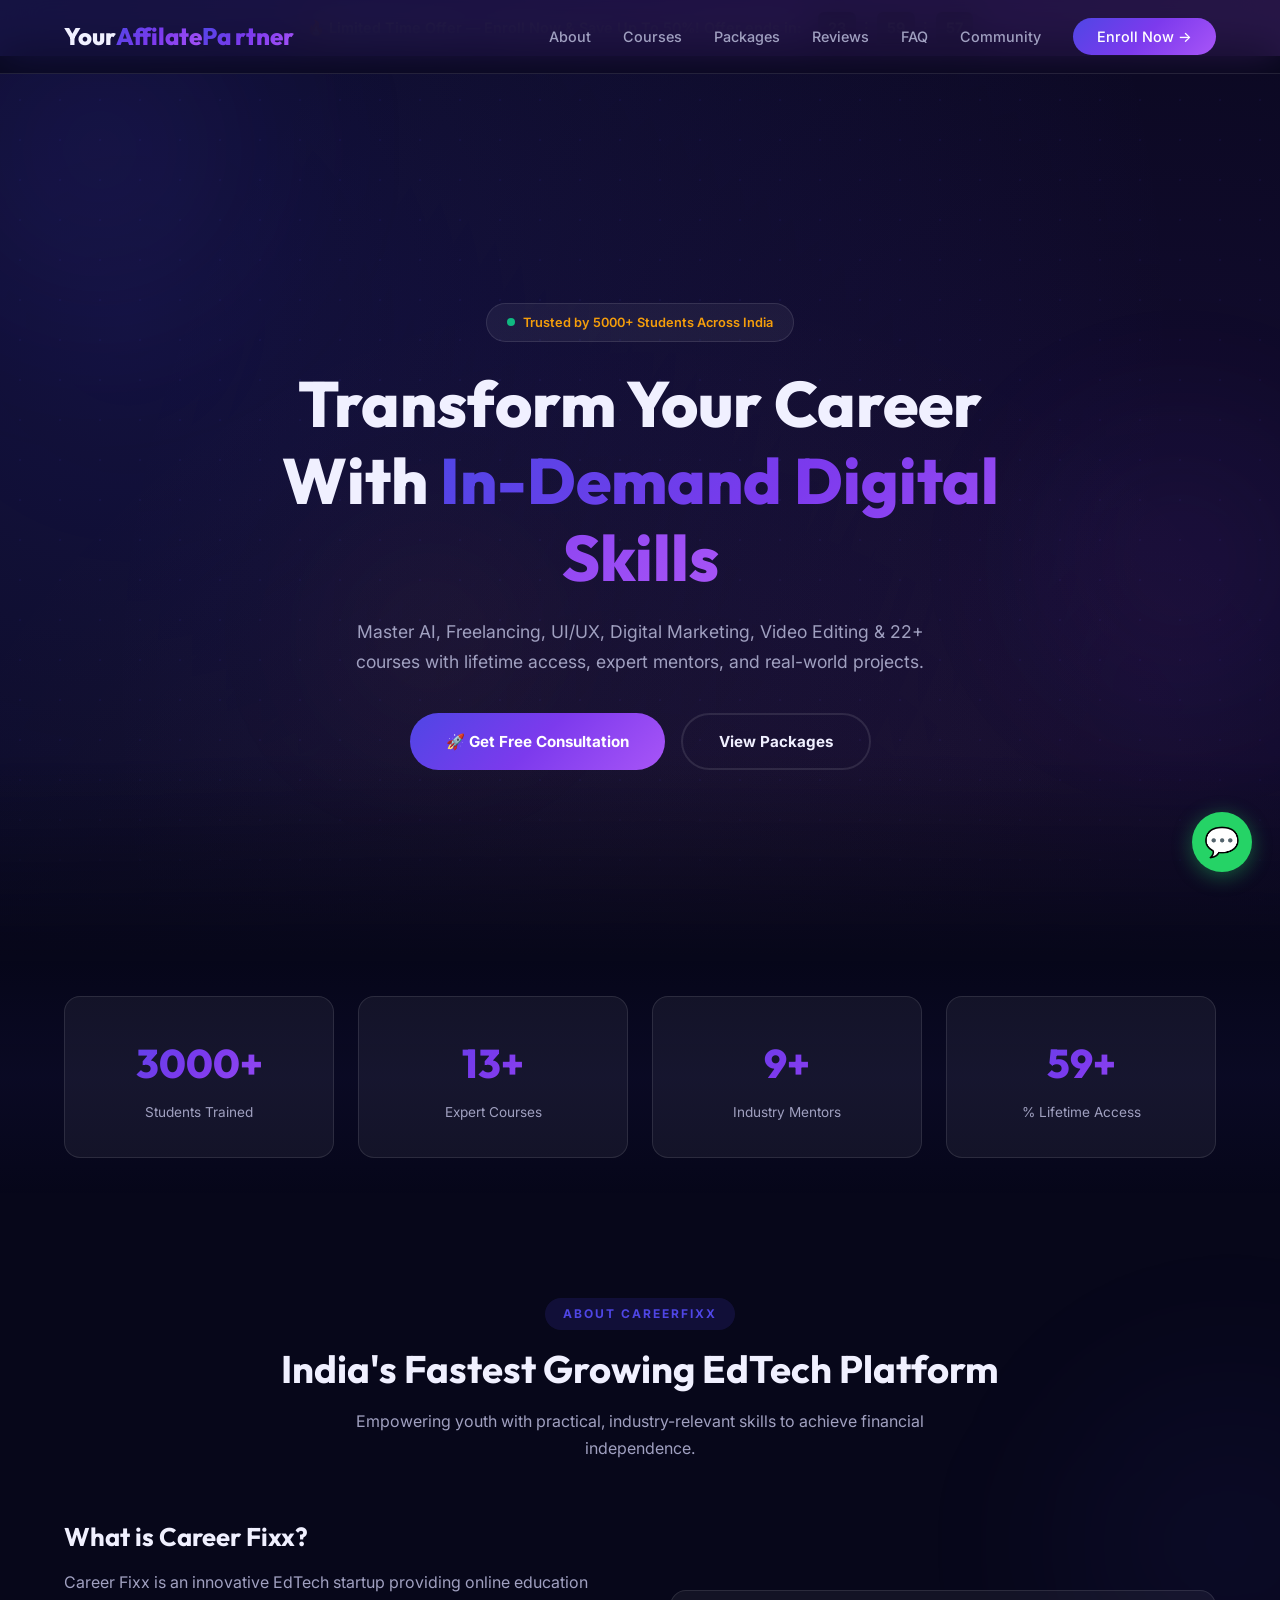
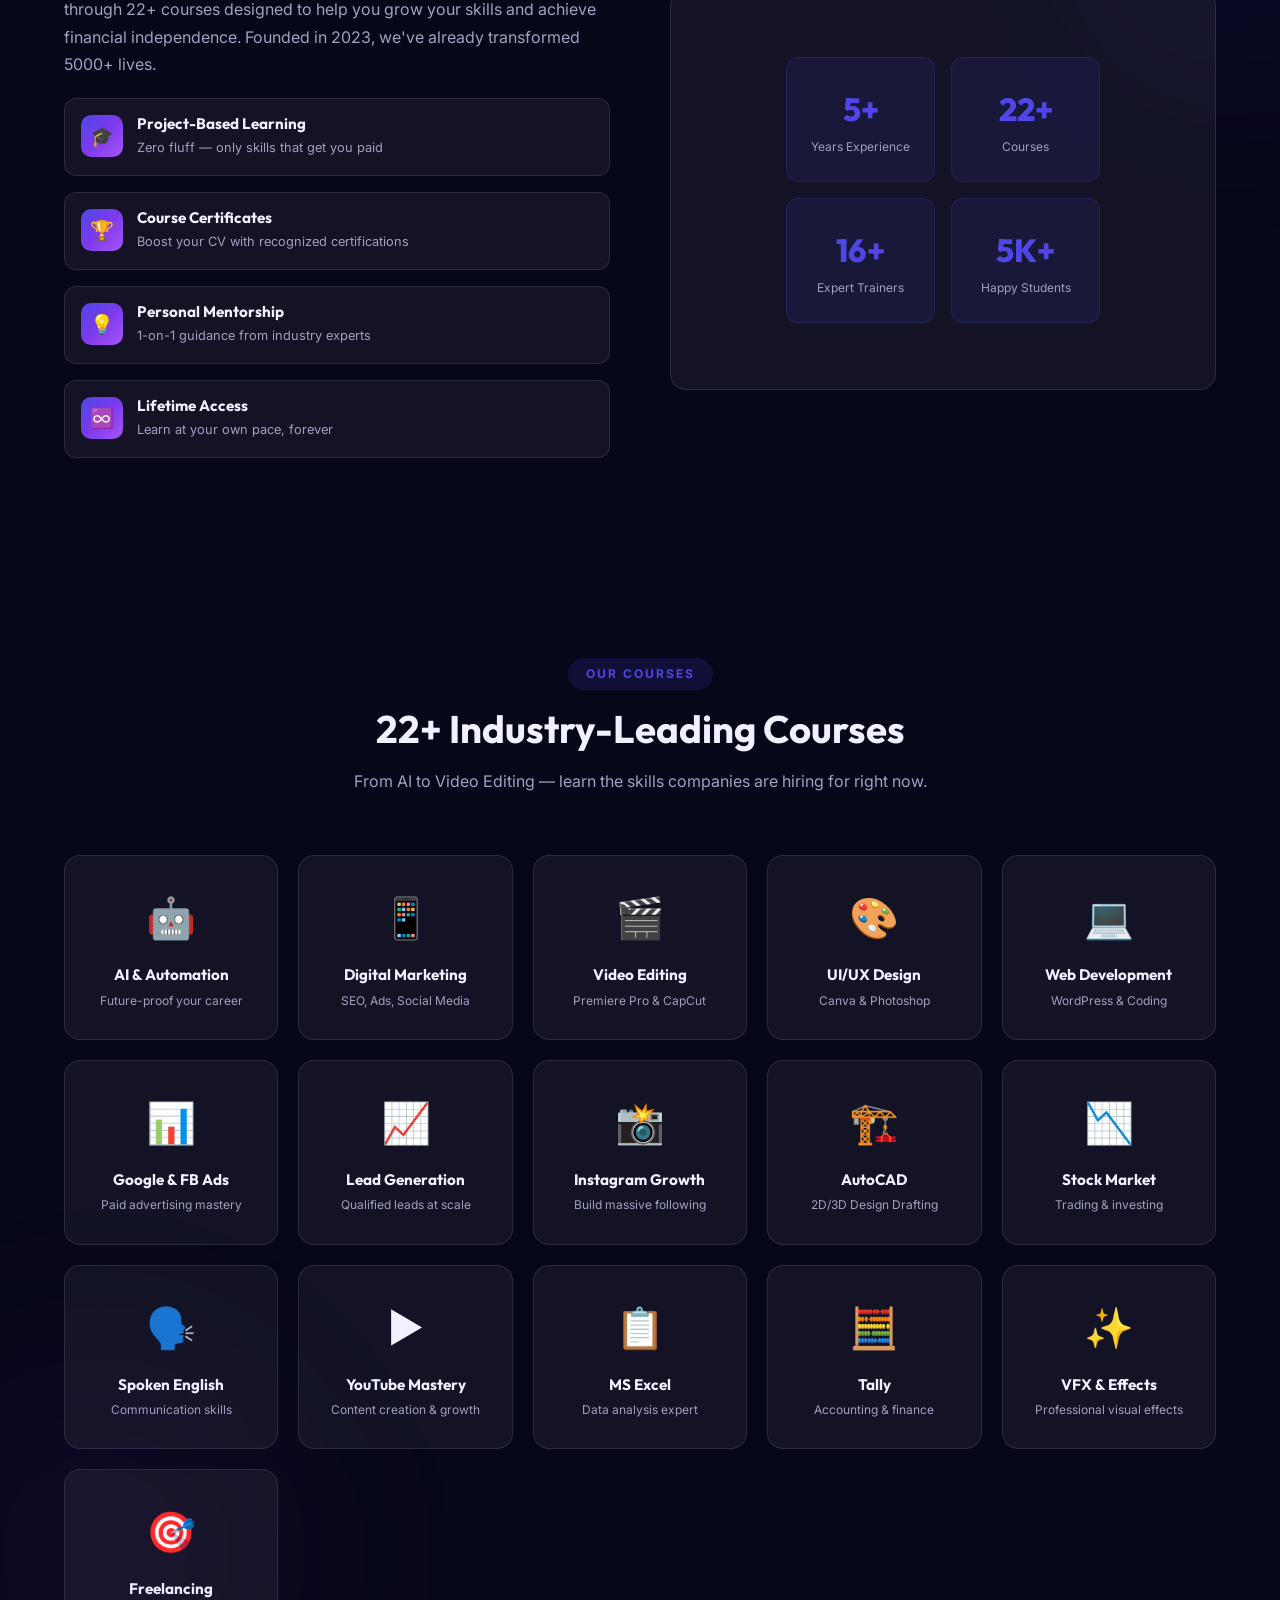
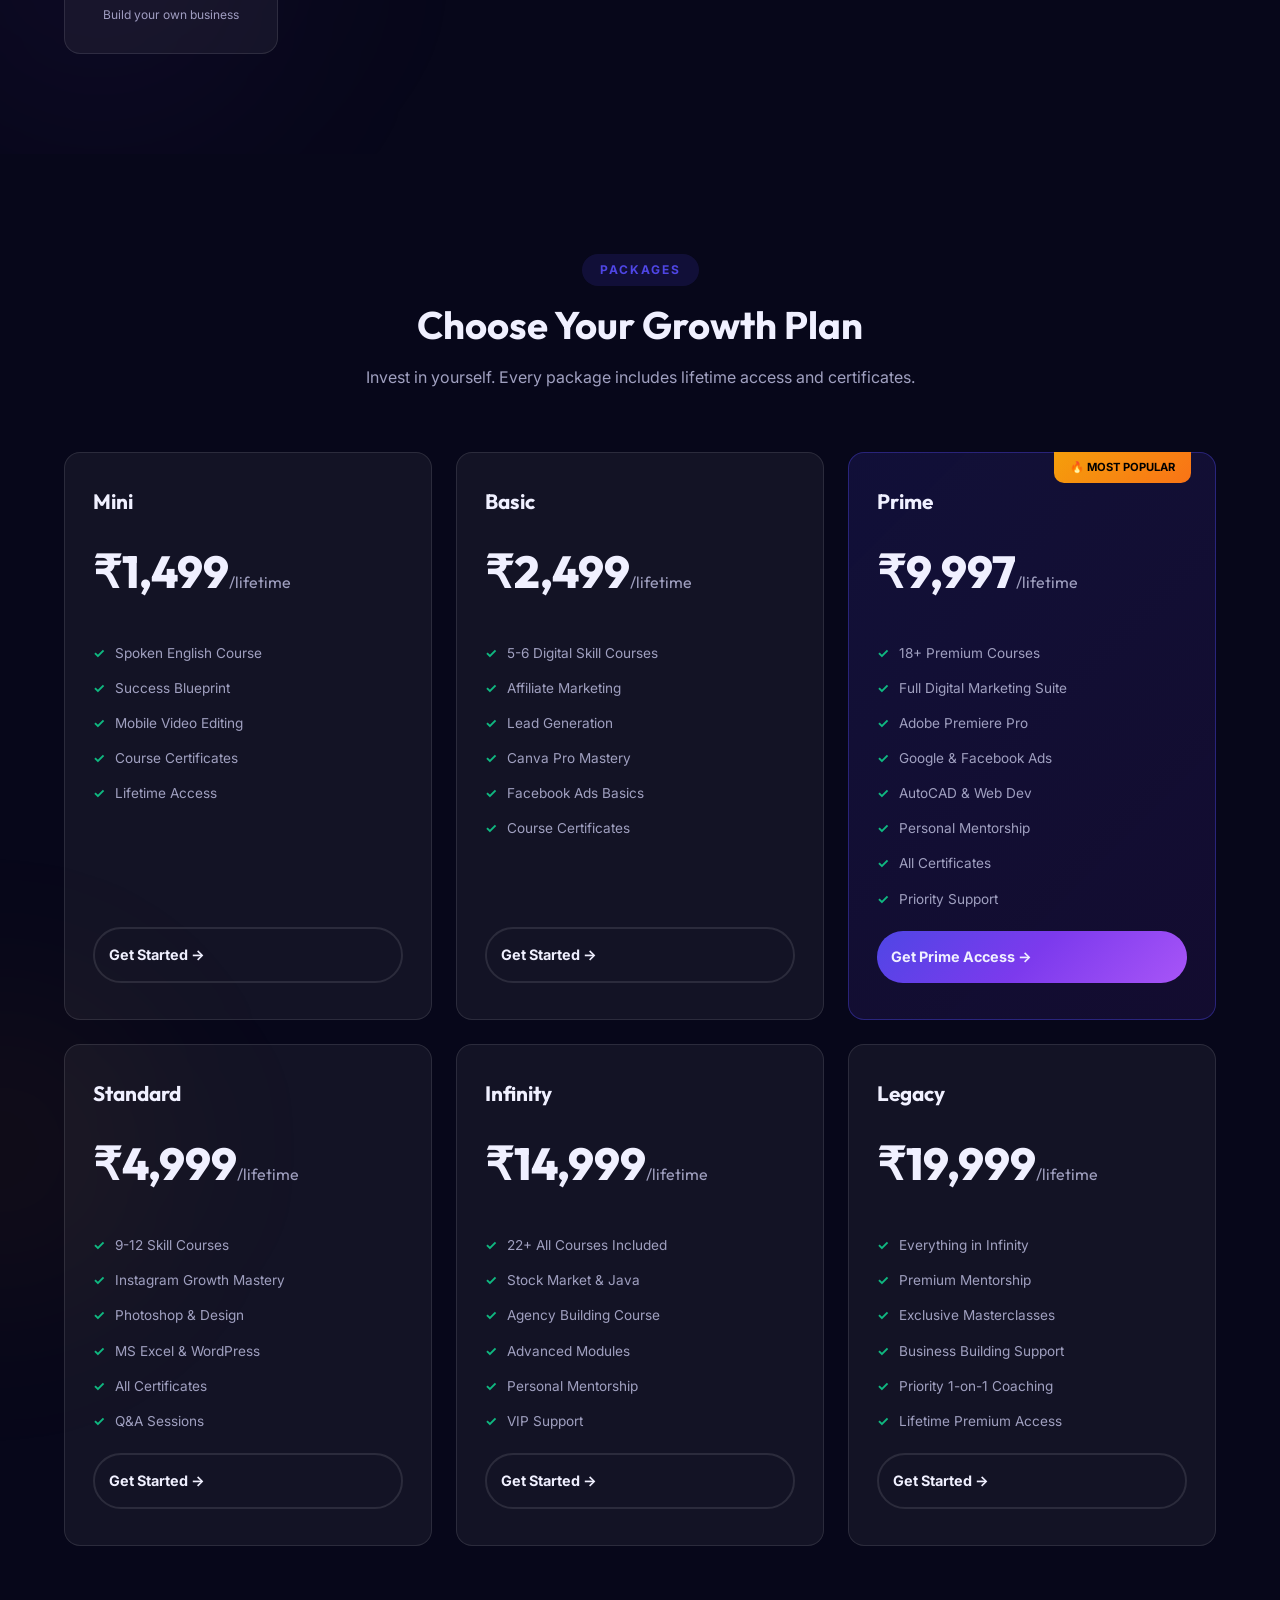
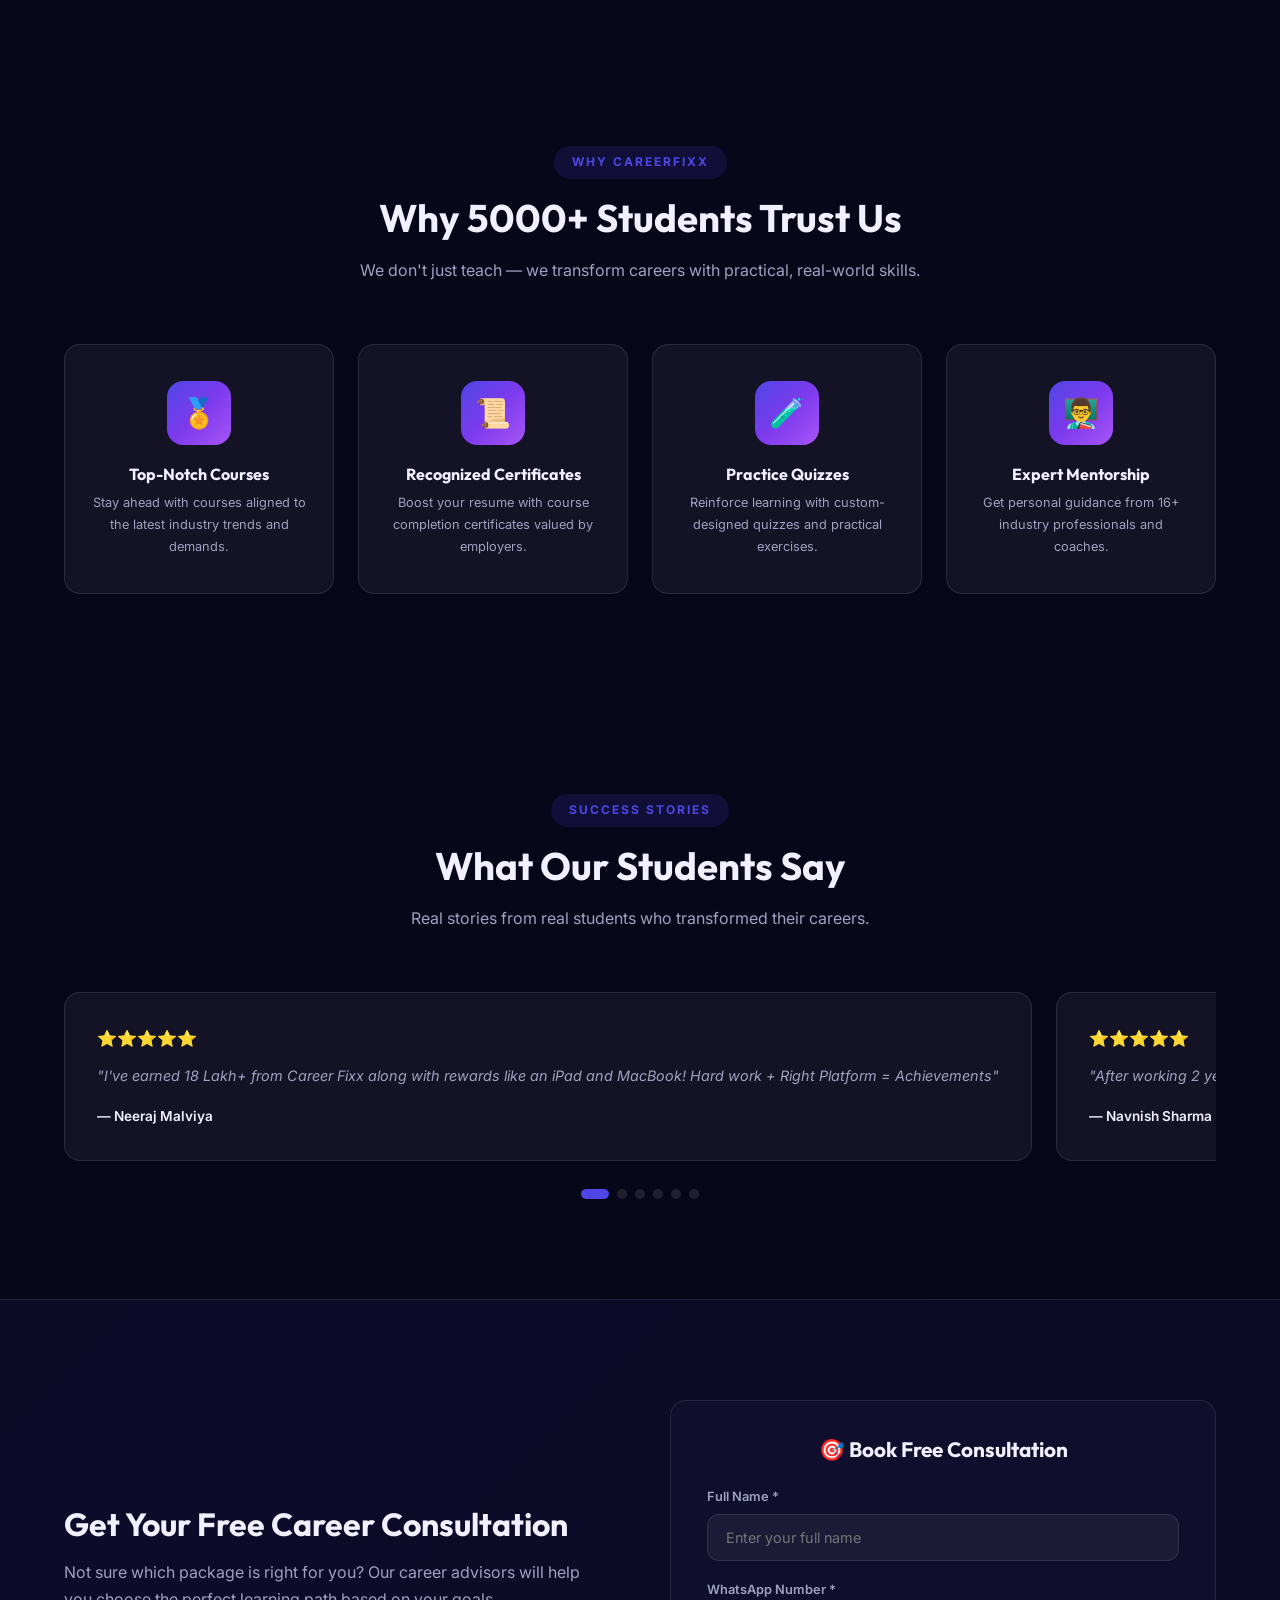
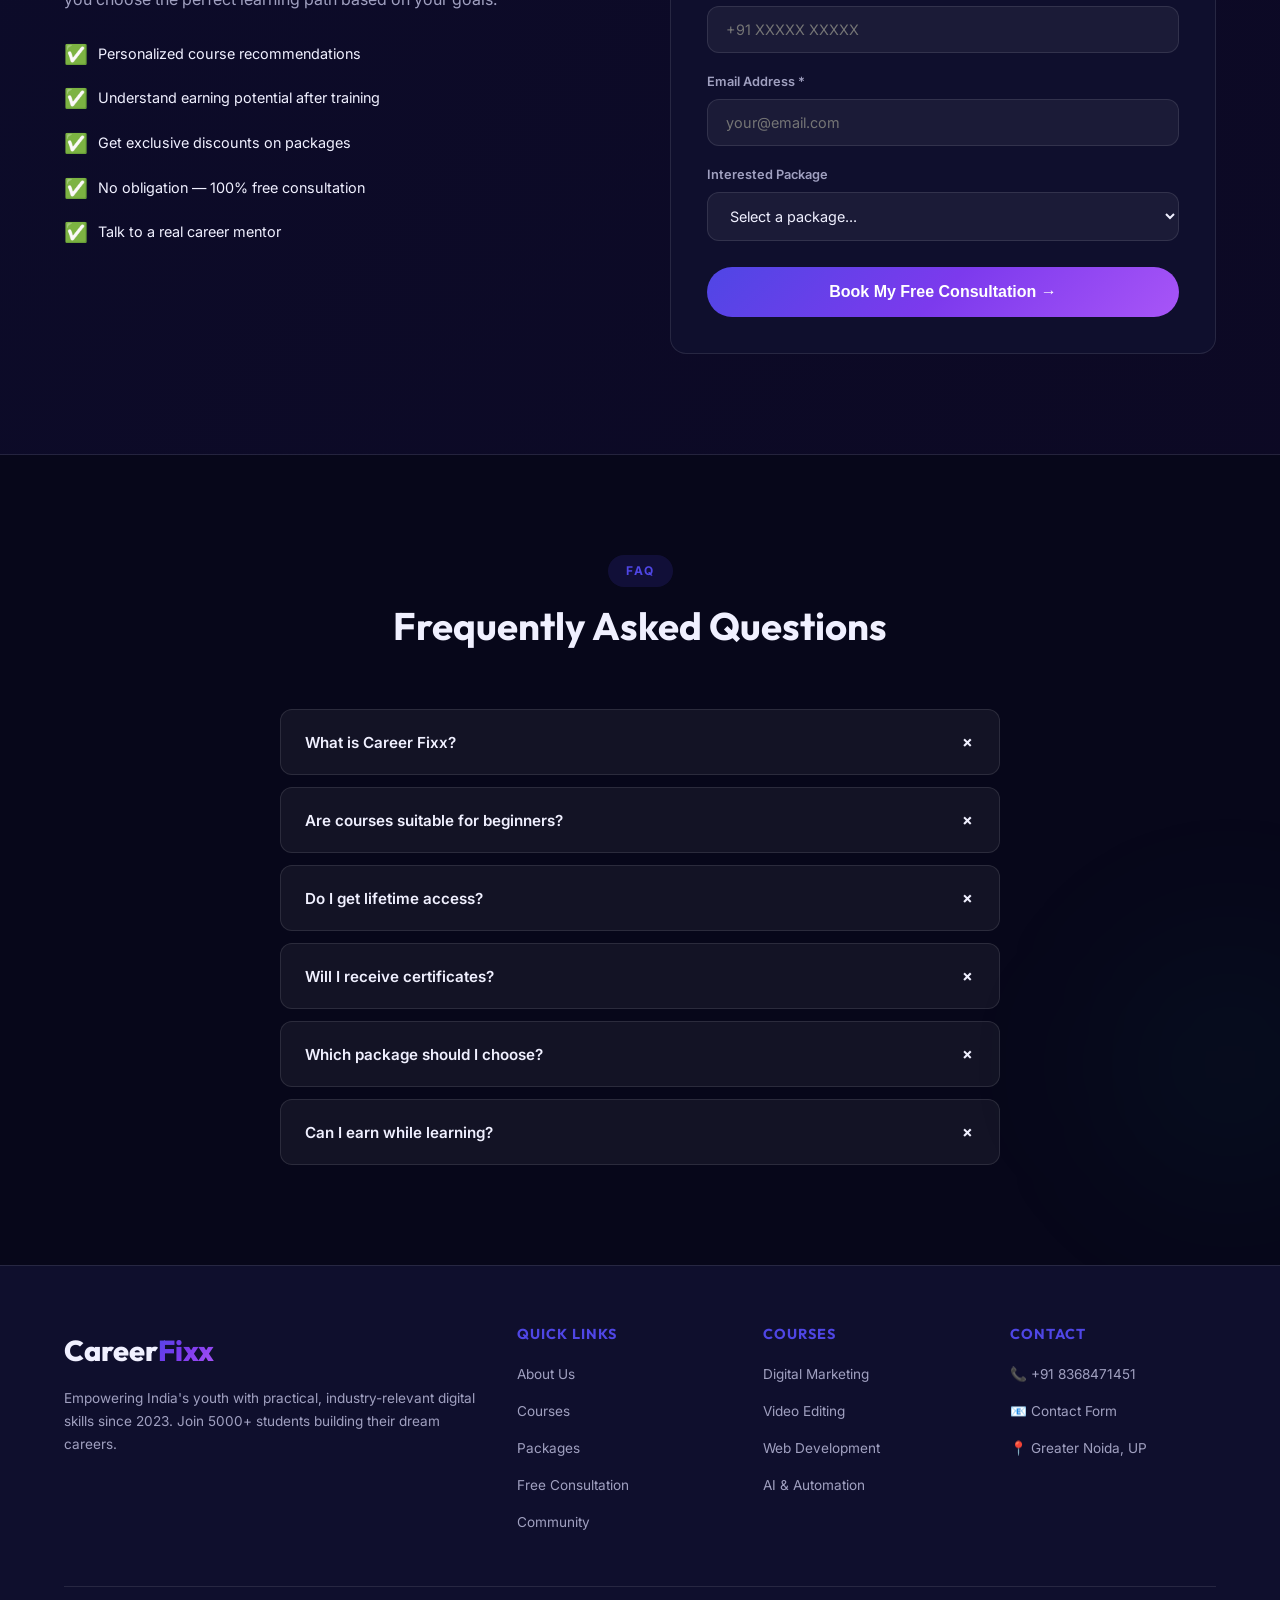
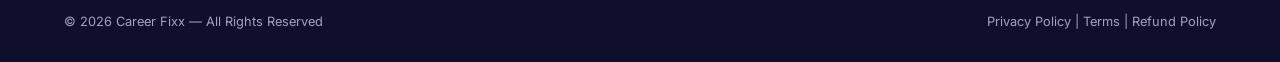
<file: index.html>
<!DOCTYPE html>
<html lang="en">
<head>
  <meta charset="UTF-8">
  <meta name="viewport" content="width=device-width, initial-scale=1.0">
  <meta name="description" content="Master AI, Freelancing, Digital Marketing & 22+ in-demand skills with CareerFixx. Lifetime access, expert mentors, certificates. Start your career transformation today.">
  <title>Career Fixx — Master In-Demand Digital Skills & Build Your Future</title>
  <link rel="stylesheet" href="style.css">
</head>
<body>

<!-- Background Orbs -->
<div class="bg-orb bg-orb--1"></div>
<div class="bg-orb bg-orb--2"></div>
<div class="bg-orb bg-orb--3"></div>

<!-- Countdown Bar -->
<div class="countdown-bar" id="countdownBar">
  <div class="container">
    <p>🔥 Limited Time Offer — Enroll Now & Save Up To 50%! Offer ends in:
      <span class="timer"><span id="hours">23</span>:<span id="mins">59</span>:<span id="secs">59</span></span>
    </p>
  </div>
</div>

<!-- Navbar -->
<nav class="navbar" id="navbar">
  <div class="nav-inner">
    <a href="#" class="nav-logo">Your<span>Affilate</span><span>Pa
      rtner</span></a>
    <ul class="nav-links" id="navLinks">
      <li><a href="#about">About</a></li>
      <li><a href="#courses">Courses</a></li>
      <li><a href="#pricing">Packages</a></li>
      <li><a href="#testimonials">Reviews</a></li>
      <li><a href="#faq">FAQ</a></li>
      <li><a href="community.html">Community</a></li>
      <li><a href="https://docs.google.com/forms/d/e/1FAIpQLSdzvCKVojXVi3o55bzMjWxKmPmZy6to6GdIZOSanuWAtL7l-Q/viewform?usp=header" target="_blank" class="nav-cta">Enroll Now →</a></li>
    </ul>
    <button class="hamburger" id="hamburger" aria-label="Menu">
      <span></span><span></span><span></span>
    </button>
  </div>
</nav>

<!-- Hero -->
<section class="hero" id="hero">
  <div class="hero-content">
    <div class="hero-badge"><span class="dot"></span> Trusted by 5000+ Students Across India</div>
    <h1>Transform Your Career With <span class="gradient-text">In-Demand Digital Skills</span></h1>
    <p>Master AI, Freelancing, UI/UX, Digital Marketing, Video Editing & 22+ courses with lifetime access, expert mentors, and real-world projects.</p>
    <div class="hero-btns">
      <a href="https://docs.google.com/forms/d/e/1FAIpQLSdzvCKVojXVi3o55bzMjWxKmPmZy6to6GdIZOSanuWAtL7l-Q/viewform?usp=header" target="_blank" class="btn-primary">🚀 Get Free Consultation</a>
      <a href="#pricing" class="btn-secondary">View Packages</a>
    </div>
  </div>
</section>

<!-- Stats -->
<section class="stats">
  <div class="container">
    <div class="stats-grid">
      <div class="stat-card reveal"><div class="stat-number" data-target="5000">0</div><div class="stat-label">Students Trained</div></div>
      <div class="stat-card reveal"><div class="stat-number" data-target="22">0</div><div class="stat-label">Expert Courses</div></div>
      <div class="stat-card reveal"><div class="stat-number" data-target="16">0</div><div class="stat-label">Industry Mentors</div></div>
      <div class="stat-card reveal"><div class="stat-number" data-target="100">0</div><div class="stat-label">% Lifetime Access</div></div>
    </div>
  </div>
</section>

<!-- About -->
<section class="section" id="about">
  <div class="container">
    <div class="section-header reveal">
      <span class="tag">About CareerFixx</span>
      <h2>India's Fastest Growing EdTech Platform</h2>
      <p>Empowering youth with practical, industry-relevant skills to achieve financial independence.</p>
    </div>
    <div class="about-grid">
      <div class="about-text reveal">
        <h3>What is Career Fixx?</h3>
        <p>Career Fixx is an innovative EdTech startup providing online education through 22+ courses designed to help you grow your skills and achieve financial independence. Founded in 2023, we've already transformed 5000+ lives.</p>
        <div class="about-features">
          <div class="about-feature">
            <div class="icon">🎓</div>
            <div><h4>Project-Based Learning</h4><p>Zero fluff — only skills that get you paid</p></div>
          </div>
          <div class="about-feature">
            <div class="icon">🏆</div>
            <div><h4>Course Certificates</h4><p>Boost your CV with recognized certifications</p></div>
          </div>
          <div class="about-feature">
            <div class="icon">💡</div>
            <div><h4>Personal Mentorship</h4><p>1-on-1 guidance from industry experts</p></div>
          </div>
          <div class="about-feature">
            <div class="icon">♾️</div>
            <div><h4>Lifetime Access</h4><p>Learn at your own pace, forever</p></div>
          </div>
        </div>
      </div>
      <div class="about-visual reveal">
        <div class="about-visual-inner">
          <div class="about-stat-card"><div class="num">5+</div><div class="lbl">Years Experience</div></div>
          <div class="about-stat-card"><div class="num">22+</div><div class="lbl">Courses</div></div>
          <div class="about-stat-card"><div class="num">16+</div><div class="lbl">Expert Trainers</div></div>
          <div class="about-stat-card"><div class="num">5K+</div><div class="lbl">Happy Students</div></div>
        </div>
      </div>
    </div>
  </div>
</section>

<!-- Courses -->
<section class="section" id="courses">
  <div class="container">
    <div class="section-header reveal">
      <span class="tag">Our Courses</span>
      <h2>22+ Industry-Leading Courses</h2>
      <p>From AI to Video Editing — learn the skills companies are hiring for right now.</p>
    </div>
    <div class="courses-grid">
      <div class="course-card reveal"><div class="course-icon">🤖</div><h4>AI & Automation</h4><p>Future-proof your career</p></div>
      <div class="course-card reveal"><div class="course-icon">📱</div><h4>Digital Marketing</h4><p>SEO, Ads, Social Media</p></div>
      <div class="course-card reveal"><div class="course-icon">🎬</div><h4>Video Editing</h4><p>Premiere Pro & CapCut</p></div>
      <div class="course-card reveal"><div class="course-icon">🎨</div><h4>UI/UX Design</h4><p>Canva & Photoshop</p></div>
      <div class="course-card reveal"><div class="course-icon">💻</div><h4>Web Development</h4><p>WordPress & Coding</p></div>
      <div class="course-card reveal"><div class="course-icon">📊</div><h4>Google & FB Ads</h4><p>Paid advertising mastery</p></div>
      <div class="course-card reveal"><div class="course-icon">📈</div><h4>Lead Generation</h4><p>Qualified leads at scale</p></div>
      <div class="course-card reveal"><div class="course-icon">📸</div><h4>Instagram Growth</h4><p>Build massive following</p></div>
      <div class="course-card reveal"><div class="course-icon">🏗️</div><h4>AutoCAD</h4><p>2D/3D Design Drafting</p></div>
      <div class="course-card reveal"><div class="course-icon">📉</div><h4>Stock Market</h4><p>Trading & investing</p></div>
      <div class="course-card reveal"><div class="course-icon">🗣️</div><h4>Spoken English</h4><p>Communication skills</p></div>
      <div class="course-card reveal"><div class="course-icon">▶️</div><h4>YouTube Mastery</h4><p>Content creation & growth</p></div>
      <div class="course-card reveal"><div class="course-icon">📋</div><h4>MS Excel</h4><p>Data analysis expert</p></div>
      <div class="course-card reveal"><div class="course-icon">🧮</div><h4>Tally</h4><p>Accounting & finance</p></div>
      <div class="course-card reveal"><div class="course-icon">✨</div><h4>VFX & Effects</h4><p>Professional visual effects</p></div>
      <div class="course-card reveal"><div class="course-icon">🎯</div><h4>Freelancing</h4><p>Build your own business</p></div>
    </div>
  </div>
</section>

<!-- Pricing -->
<section class="section" id="pricing">
  <div class="container">
    <div class="section-header reveal">
      <span class="tag">Packages</span>
      <h2>Choose Your Growth Plan</h2>
      <p>Invest in yourself. Every package includes lifetime access and certificates.</p>
    </div>
    <div class="pricing-grid">
      <div class="price-card reveal">
        <h3>Mini</h3>
        <div class="price-amount">₹1,499<span>/lifetime</span></div>
        <ul class="price-features">
          <li><span class="check">✓</span> Spoken English Course</li>
          <li><span class="check">✓</span> Success Blueprint</li>
          <li><span class="check">✓</span> Mobile Video Editing</li>
          <li><span class="check">✓</span> Course Certificates</li>
          <li><span class="check">✓</span> Lifetime Access</li>
        </ul>
        <a href="https://careerfixx.com/plan/mini-package" target="_blank" class="price-btn">Get Started →</a>
      </div>
      <div class="price-card reveal">
        <h3>Basic</h3>
        <div class="price-amount">₹2,499<span>/lifetime</span></div>
        <ul class="price-features">
          <li><span class="check">✓</span> 5-6 Digital Skill Courses</li>
          <li><span class="check">✓</span> Affiliate Marketing</li>
          <li><span class="check">✓</span> Lead Generation</li>
          <li><span class="check">✓</span> Canva Pro Mastery</li>
          <li><span class="check">✓</span> Facebook Ads Basics</li>
          <li><span class="check">✓</span> Course Certificates</li>
        </ul>
        <a href="https://careerfixx.com/plan/basic" target="_blank" class="price-btn">Get Started →</a>
      </div>
      <div class="price-card popular reveal">
        <div class="popular-badge">🔥 MOST POPULAR</div>
        <h3>Prime</h3>
        <div class="price-amount">₹9,997<span>/lifetime</span></div>
        <ul class="price-features">
          <li><span class="check">✓</span> 18+ Premium Courses</li>
          <li><span class="check">✓</span> Full Digital Marketing Suite</li>
          <li><span class="check">✓</span> Adobe Premiere Pro</li>
          <li><span class="check">✓</span> Google & Facebook Ads</li>
          <li><span class="check">✓</span> AutoCAD & Web Dev</li>
          <li><span class="check">✓</span> Personal Mentorship</li>
          <li><span class="check">✓</span> All Certificates</li>
          <li><span class="check">✓</span> Priority Support</li>
        </ul>
        <a href="https://careerfixx.com/plan/prime" target="_blank" class="price-btn">Get Prime Access →</a>
      </div>
      <div class="price-card reveal">
        <h3>Standard</h3>
        <div class="price-amount">₹4,999<span>/lifetime</span></div>
        <ul class="price-features">
          <li><span class="check">✓</span> 9-12 Skill Courses</li>
          <li><span class="check">✓</span> Instagram Growth Mastery</li>
          <li><span class="check">✓</span> Photoshop & Design</li>
          <li><span class="check">✓</span> MS Excel & WordPress</li>
          <li><span class="check">✓</span> All Certificates</li>
          <li><span class="check">✓</span> Q&A Sessions</li>
        </ul>
        <a href="https://careerfixx.com/plan/standard" target="_blank" class="price-btn">Get Started →</a>
      </div>
      <div class="price-card reveal">
        <h3>Infinity</h3>
        <div class="price-amount">₹14,999<span>/lifetime</span></div>
        <ul class="price-features">
          <li><span class="check">✓</span> 22+ All Courses Included</li>
          <li><span class="check">✓</span> Stock Market & Java</li>
          <li><span class="check">✓</span> Agency Building Course</li>
          <li><span class="check">✓</span> Advanced Modules</li>
          <li><span class="check">✓</span> Personal Mentorship</li>
          <li><span class="check">✓</span> VIP Support</li>
        </ul>
        <a href="https://careerfixx.com/plan/infinity-package" target="_blank" class="price-btn">Get Started →</a>
      </div>
      <div class="price-card reveal">
        <h3>Legacy</h3>
        <div class="price-amount">₹19,999<span>/lifetime</span></div>
        <ul class="price-features">
          <li><span class="check">✓</span> Everything in Infinity</li>
          <li><span class="check">✓</span> Premium Mentorship</li>
          <li><span class="check">✓</span> Exclusive Masterclasses</li>
          <li><span class="check">✓</span> Business Building Support</li>
          <li><span class="check">✓</span> Priority 1-on-1 Coaching</li>
          <li><span class="check">✓</span> Lifetime Premium Access</li>
        </ul>
        <a href="https://careerfixx.com/plan/legacy-package" target="_blank" class="price-btn">Get Started →</a>
      </div>
    </div>
  </div>
</section>

<!-- Why Choose Us -->
<section class="section" id="why">
  <div class="container">
    <div class="section-header reveal">
      <span class="tag">Why CareerFixx</span>
      <h2>Why 5000+ Students Trust Us</h2>
      <p>We don't just teach — we transform careers with practical, real-world skills.</p>
    </div>
    <div class="why-grid">
      <div class="why-card reveal"><div class="why-icon">🏅</div><h4>Top-Notch Courses</h4><p>Stay ahead with courses aligned to the latest industry trends and demands.</p></div>
      <div class="why-card reveal"><div class="why-icon">📜</div><h4>Recognized Certificates</h4><p>Boost your resume with course completion certificates valued by employers.</p></div>
      <div class="why-card reveal"><div class="why-icon">🧪</div><h4>Practice Quizzes</h4><p>Reinforce learning with custom-designed quizzes and practical exercises.</p></div>
      <div class="why-card reveal"><div class="why-icon">👨‍🏫</div><h4>Expert Mentorship</h4><p>Get personal guidance from 16+ industry professionals and coaches.</p></div>
    </div>
  </div>
</section>

<!-- Testimonials -->
<section class="section" id="testimonials">
  <div class="container">
    <div class="section-header reveal">
      <span class="tag">Success Stories</span>
      <h2>What Our Students Say</h2>
      <p>Real stories from real students who transformed their careers.</p>
    </div>
    <div class="testimonials-wrapper reveal">
      <div class="testimonials-track" id="testimonialTrack">
        <div class="testimonial-card"><div class="stars">⭐⭐⭐⭐⭐</div><p>"I've earned 18 Lakh+ from Career Fixx along with rewards like an iPad and MacBook! Hard work + Right Platform = Achievements"</p><div class="author">— Neeraj Malviya</div></div>
        <div class="testimonial-card"><div class="stars">⭐⭐⭐⭐⭐</div><p>"After working 2 years in an MNC with low pay, I found Career Fixx. This platform helped me learn amazing skills and discover multiple income opportunities."</p><div class="author">— Navnish Sharma</div></div>
        <div class="testimonial-card"><div class="stars">⭐⭐⭐⭐⭐</div><p>"I started with 0 knowledge and 0 experience but with the help of Career Fixx I became self-dependent. Thank You so Much!"</p><div class="author">— Rajat Saxena</div></div>
        <div class="testimonial-card"><div class="stars">⭐⭐⭐⭐⭐</div><p>"Career Fixx's WordPress Course was a game changer! It gave me practical knowledge, boosted my confidence, and helped me land a job."</p><div class="author">— Jayesh Phale</div></div>
        <div class="testimonial-card"><div class="stars">⭐⭐⭐⭐⭐</div><p>"The Digital Marketing course was comprehensive, engaging, and packed with value. Thank you Career Fixx for helping me grow!"</p><div class="author">— Narottam Sankhua</div></div>
        <div class="testimonial-card"><div class="stars">⭐⭐⭐⭐⭐</div><p>"Career Fixx offers fantastic skill-based courses, structured training, Q&A sessions, affiliate marketing, and personal mentorship."</p><div class="author">— Priti Priyedarshni</div></div>
        <div class="testimonial-card"><div class="stars">⭐⭐⭐⭐⭐</div><p>"I honed skills in Adobe Premier Pro and AutoCAD through Career Fixx. Thrilled to be part of this innovative platform!"</p><div class="author">— Purnima Bhardwaj</div></div>
        <div class="testimonial-card"><div class="stars">⭐⭐⭐⭐⭐</div><p>"Career Fixx made me financially independent while boosting my career development. Their high-skill courses helped me unlock my potential."</p><div class="author">— Aatif Shoiab</div></div>
      </div>
      <div class="testimonial-dots" id="testimonialDots"></div>
    </div>
  </div>
</section>

<!-- Lead Capture -->
<section class="section lead-section" id="lead">
  <div class="container">
    <div class="lead-grid">
      <div class="lead-info reveal">
        <h2>Get Your <span class="gradient-text">Free Career Consultation</span></h2>
        <p>Not sure which package is right for you? Our career advisors will help you choose the perfect learning path based on your goals.</p>
        <ul class="lead-benefits">
          <li><span class="icon">✅</span> Personalized course recommendations</li>
          <li><span class="icon">✅</span> Understand earning potential after training</li>
          <li><span class="icon">✅</span> Get exclusive discounts on packages</li>
          <li><span class="icon">✅</span> No obligation — 100% free consultation</li>
          <li><span class="icon">✅</span> Talk to a real career mentor</li>
        </ul>
      </div>
      <div class="lead-form reveal" id="leadForm">
        <h3>🎯 Book Free Consultation</h3>
        <form id="consultForm">
          <div class="form-group">
            <label for="name">Full Name *</label>
            <input type="text" id="name" name="name" placeholder="Enter your full name" required>
          </div>
          <div class="form-group">
            <label for="phone">WhatsApp Number *</label>
            <input type="tel" id="phone" name="phone" placeholder="+91 XXXXX XXXXX" required>
          </div>
          <div class="form-group">
            <label for="email">Email Address *</label>
            <input type="email" id="email" name="email" placeholder="your@email.com" required>
          </div>
          <div class="form-group">
            <label for="package">Interested Package</label>
            <select id="package" name="package">
              <option value="">Select a package...</option>
              <option value="mini">Mini — ₹1,499</option>
              <option value="basic">Basic — ₹2,499</option>
              <option value="standard">Standard — ₹4,999</option>
              <option value="prime">Prime — ₹9,997 (Most Popular)</option>
              <option value="infinity">Infinity — ₹14,999</option>
              <option value="legacy">Legacy — ₹19,999</option>
            </select>
          </div>
          <button type="submit" class="submit-btn">Book My Free Consultation →</button>
        </form>
        <div class="form-success" id="formSuccess">
          <h3>🎉 Thank You!</h3>
          <p>Your consultation has been booked. Our team will contact you within 24 hours on WhatsApp.</p>
          <a href="https://docs.google.com/forms/d/e/1FAIpQLSdzvCKVojXVi3o55bzMjWxKmPmZy6to6GdIZOSanuWAtL7l-Q/viewform?usp=header" target="_blank" class="btn-primary" style="margin-top:16px;display:inline-flex;">Explore Packages Now →</a>
        </div>
      </div>
    </div>
  </div>
</section>

<!-- FAQ -->
<section class="section" id="faq">
  <div class="container">
    <div class="section-header reveal">
      <span class="tag">FAQ</span>
      <h2>Frequently Asked Questions</h2>
    </div>
    <div class="faq-list">
      <div class="faq-item reveal">
        <button class="faq-question">What is Career Fixx?<span class="icon">+</span></button>
        <div class="faq-answer"><p>Career Fixx is an innovative EdTech startup providing 22+ online courses in AI, Digital Marketing, Video Editing, Web Development, and more — designed to help you grow your skills and achieve financial independence.</p></div>
      </div>
      <div class="faq-item reveal">
        <button class="faq-question">Are courses suitable for beginners?<span class="icon">+</span></button>
        <div class="faq-answer"><p>Absolutely! Our courses cater to all levels, from complete beginners to experienced professionals. Each course starts with fundamentals and progresses to advanced topics.</p></div>
      </div>
      <div class="faq-item reveal">
        <button class="faq-question">Do I get lifetime access?<span class="icon">+</span></button>
        <div class="faq-answer"><p>Yes! Once you purchase any package, you get lifetime access to all included courses. Learn at your own pace, revisit lessons anytime.</p></div>
      </div>
      <div class="faq-item reveal">
        <button class="faq-question">Will I receive certificates?<span class="icon">+</span></button>
        <div class="faq-answer"><p>Yes, you receive course completion certificates for every course you finish. These certificates can boost your CV and help in job applications.</p></div>
      </div>
      <div class="faq-item reveal">
        <button class="faq-question">Which package should I choose?<span class="icon">+</span></button>
        <div class="faq-answer"><p>If you're serious about building a career, we recommend the Prime package — it includes 18+ courses covering all major digital skills. Book a free consultation above and our team will help you decide!</p></div>
      </div>
      <div class="faq-item reveal">
        <button class="faq-question">Can I earn while learning?<span class="icon">+</span></button>
        <div class="faq-answer"><p>Yes! Career Fixx offers an affiliate program where you can earn commissions by sharing the platform. Many students earn while they learn new skills.</p></div>
      </div>
    </div>
  </div>
</section>

<!-- Footer -->
<footer class="footer">
  <div class="container">
    <div class="footer-grid">
      <div class="footer-brand">
        <a href="#" class="nav-logo" style="font-size:1.8rem;">Career<span style="background:var(--gradient-main);-webkit-background-clip:text;-webkit-text-fill-color:transparent;">Fixx</span></a>
        <p>Empowering India's youth with practical, industry-relevant digital skills since 2023. Join 5000+ students building their dream careers.</p>
      </div>
      <div>
        <h4>Quick Links</h4>
        <ul>
          <li><a href="#about">About Us</a></li>
          <li><a href="#courses">Courses</a></li>
          <li><a href="#pricing">Packages</a></li>
          <li><a href="#lead">Free Consultation</a></li>
          <li><a href="community.html">Community</a></li>
        </ul>
      </div>
      <div>
        <h4>Courses</h4>
        <ul>
          <li><a href="https://careerfixx.com/courses" target="_blank">Digital Marketing</a></li>
          <li><a href="https://careerfixx.com/courses" target="_blank">Video Editing</a></li>
          <li><a href="https://careerfixx.com/courses" target="_blank">Web Development</a></li>
          <li><a href="https://careerfixx.com/courses" target="_blank">AI & Automation</a></li>
        </ul>
      </div>
      <div>
        <h4>Contact</h4>
        <ul>
          <li><a href="tel:+918368471451">📞 +91 8368471451</a></li>
          <li><a href="https://careerfixx.com/contact-us" target="_blank">📧 Contact Form</a></li>
          <li><a href="#">📍 Greater Noida, UP</a></li>
        </ul>
      </div>
    </div>
    <div class="footer-bottom">
      <p>© 2026 Career Fixx — All Rights Reserved</p>
      <p>
        <a href="https://careerfixx.com/privacy_policy" target="_blank">Privacy Policy</a> |
        <a href="https://careerfixx.com/term_and_condition" target="_blank">Terms</a> |
        <a href="https://careerfixx.com/cancel_and_refund_policy" target="_blank">Refund Policy</a>
      </p>
    </div>
  </div>
</footer>

<!-- WhatsApp Float -->
<a href="https://wa.me/918368471451?text=Hi!%20I'm%20interested%20in%20Career%20Fixx%20courses.%20Can%20you%20help%20me%20choose%20the%20right%20package?" class="whatsapp-float" target="_blank" aria-label="Chat on WhatsApp">💬</a>

<!-- Mobile CTA -->
<div class="mobile-cta">
  <a href="https://docs.google.com/forms/d/e/1FAIpQLSdzvCKVojXVi3o55bzMjWxKmPmZy6to6GdIZOSanuWAtL7l-Q/viewform?usp=header" target="_blank" class="btn-primary">🚀 Book Free Consultation</a>
</div>

<script src="script.js"></script>
</body>
</html>
</file>
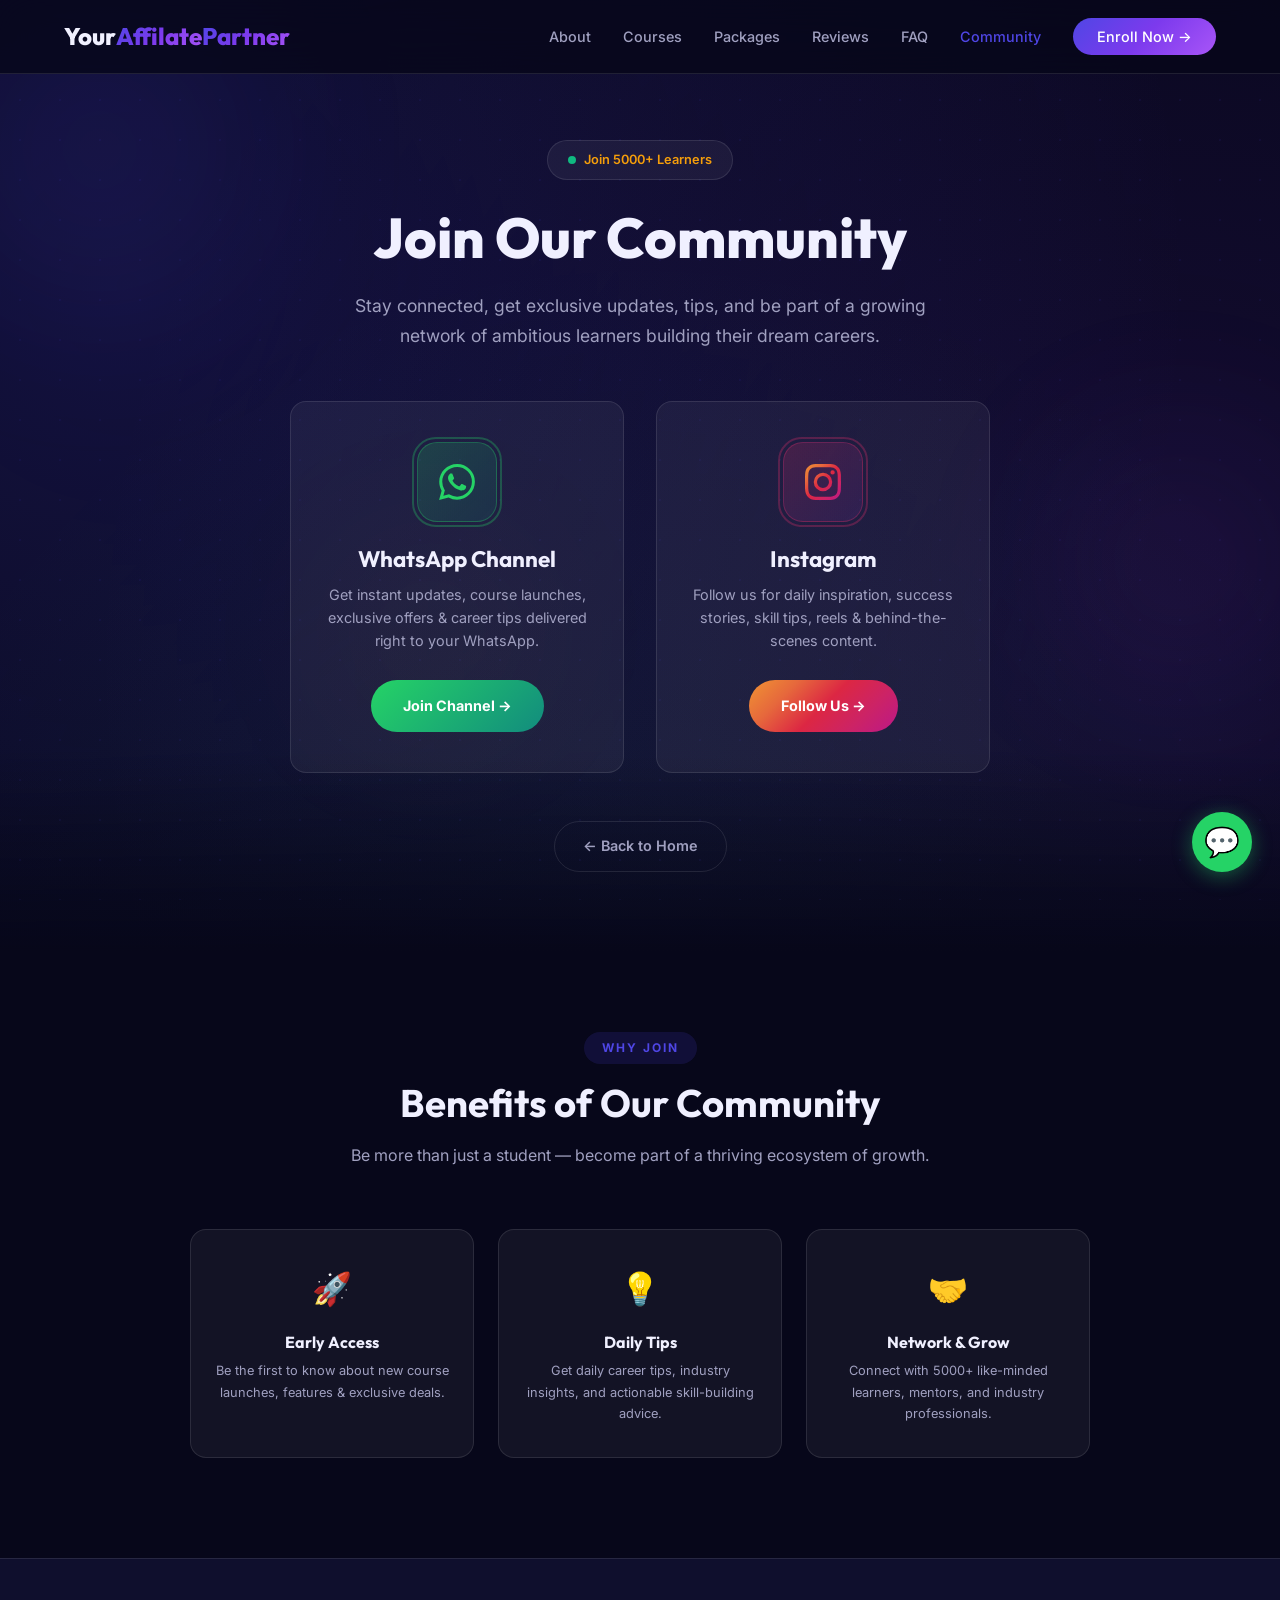
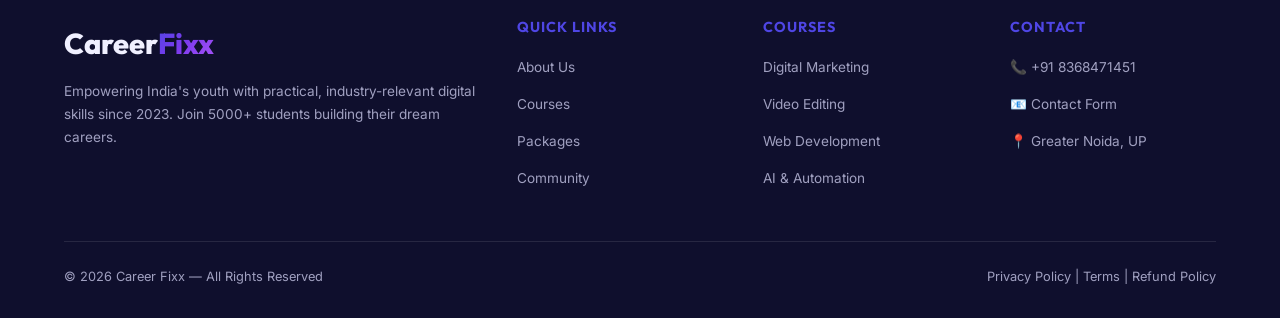
<file: community.html>
<!DOCTYPE html>
<html lang="en">
<head>
  <meta charset="UTF-8">
  <meta name="viewport" content="width=device-width, initial-scale=1.0">
  <meta name="description" content="Join the CareerFixx community on WhatsApp and Instagram. Stay connected, get updates, and grow together with 5000+ learners.">
  <title>Community — CareerFixx | Connect With Us</title>
  <link rel="stylesheet" href="style.css">
  <style>
    /* ===== COMMUNITY PAGE STYLES ===== */
    .community-hero {
      min-height: 100vh;
      display: flex;
      align-items: center;
      justify-content: center;
      text-align: center;
      padding: 140px 24px 80px;
      position: relative;
      overflow: hidden;
    }
    .community-hero::before {
      content: '';
      position: absolute;
      top: -50%;
      left: -50%;
      width: 200%;
      height: 200%;
      background:
        radial-gradient(circle at 30% 40%, rgba(79,70,229,0.18) 0%, transparent 50%),
        radial-gradient(circle at 70% 60%, rgba(124,58,237,0.12) 0%, transparent 50%),
        radial-gradient(circle at 50% 80%, rgba(37,211,102,0.08) 0%, transparent 40%);
      animation: heroBg 15s ease-in-out infinite alternate;
    }
    .community-hero::after {
      content: '';
      position: absolute;
      bottom: 0;
      left: 0;
      width: 100%;
      height: 200px;
      background: linear-gradient(to top, var(--bg-primary), transparent);
      z-index: 0;
    }
    .community-content {
      position: relative;
      z-index: 1;
      max-width: 800px;
    }
    .community-content h1 {
      font-size: clamp(2.2rem, 5vw, 3.5rem);
      font-weight: 800;
      margin-bottom: 20px;
    }
    .community-content > p {
      font-size: 1.1rem;
      color: var(--text-secondary);
      max-width: 600px;
      margin: 0 auto 50px;
    }

    /* Community Cards Grid */
    .community-grid {
      display: grid;
      grid-template-columns: 1fr 1fr;
      gap: 32px;
      max-width: 700px;
      margin: 0 auto;
    }

    .community-card {
      padding: 40px 32px;
      border-radius: var(--radius);
      background: var(--glass-bg);
      border: 1px solid var(--glass-border);
      transition: all 0.4s cubic-bezier(0.25, 0.46, 0.45, 0.94);
      position: relative;
      overflow: hidden;
      text-align: center;
    }
    .community-card::before {
      content: '';
      position: absolute;
      top: 0;
      left: 0;
      width: 100%;
      height: 4px;
      transform: scaleX(0);
      transition: transform 0.4s;
      transform-origin: left;
    }
    .community-card:hover::before {
      transform: scaleX(1);
    }
    .community-card:hover {
      transform: translateY(-8px);
      box-shadow: 0 20px 60px rgba(0, 0, 0, 0.3);
    }

    /* WhatsApp Card */
    .community-card.whatsapp::before {
      background: linear-gradient(135deg, #25d366, #128c7e);
    }
    .community-card.whatsapp:hover {
      border-color: rgba(37, 211, 102, 0.4);
      box-shadow: 0 20px 60px rgba(37, 211, 102, 0.15);
    }

    /* Instagram Card */
    .community-card.instagram::before {
      background: linear-gradient(135deg, #f09433, #e6683c, #dc2743, #cc2366, #bc1888);
    }
    .community-card.instagram:hover {
      border-color: rgba(225, 48, 108, 0.4);
      box-shadow: 0 20px 60px rgba(225, 48, 108, 0.15);
    }

    .community-icon {
      width: 80px;
      height: 80px;
      border-radius: 20px;
      display: flex;
      align-items: center;
      justify-content: center;
      margin: 0 auto 24px;
      font-size: 2.2rem;
      position: relative;
    }
    .community-card.whatsapp .community-icon {
      background: linear-gradient(135deg, rgba(37, 211, 102, 0.2), rgba(18, 140, 126, 0.15));
      border: 1px solid rgba(37, 211, 102, 0.3);
    }
    .community-card.instagram .community-icon {
      background: linear-gradient(135deg, rgba(225, 48, 108, 0.2), rgba(131, 58, 180, 0.15));
      border: 1px solid rgba(225, 48, 108, 0.3);
    }

    /* SVG Icon Styles */
    .community-icon svg {
      width: 36px;
      height: 36px;
    }
    .community-card.whatsapp .community-icon svg {
      fill: #25d366;
    }
    .community-card.instagram .community-icon svg {
      fill: url(#insta-gradient);
    }

    .community-card h3 {
      font-size: 1.4rem;
      font-weight: 700;
      margin-bottom: 10px;
    }
    .community-card > p {
      font-size: 0.9rem;
      color: var(--text-secondary);
      margin-bottom: 28px;
      line-height: 1.6;
    }

    .community-btn {
      display: inline-flex;
      align-items: center;
      gap: 8px;
      padding: 14px 32px;
      border-radius: 50px;
      font-weight: 700;
      font-size: 0.9rem;
      transition: all 0.3s;
      cursor: pointer;
      border: none;
      color: #fff;
    }
    .community-card.whatsapp .community-btn {
      background: linear-gradient(135deg, #25d366, #128c7e);
    }
    .community-card.whatsapp .community-btn:hover {
      transform: translateY(-2px);
      box-shadow: 0 8px 25px rgba(37, 211, 102, 0.4);
    }
    .community-card.instagram .community-btn {
      background: linear-gradient(135deg, #f09433, #e6683c, #dc2743, #cc2366, #bc1888);
    }
    .community-card.instagram .community-btn:hover {
      transform: translateY(-2px);
      box-shadow: 0 8px 25px rgba(225, 48, 108, 0.4);
    }

    /* Pulse ring animation for icons */
    .community-icon::after {
      content: '';
      position: absolute;
      top: -6px;
      left: -6px;
      right: -6px;
      bottom: -6px;
      border-radius: 24px;
      border: 2px solid transparent;
      animation: iconPulse 3s ease-in-out infinite;
    }
    .community-card.whatsapp .community-icon::after {
      border-color: rgba(37, 211, 102, 0.3);
    }
    .community-card.instagram .community-icon::after {
      border-color: rgba(225, 48, 108, 0.3);
    }
    @keyframes iconPulse {
      0%, 100% { opacity: 0; transform: scale(0.95); }
      50% { opacity: 1; transform: scale(1.05); }
    }

    /* Community benefits section */
    .community-benefits {
      padding: 80px 0 100px;
      position: relative;
      z-index: 1;
    }
    .benefits-grid {
      display: grid;
      grid-template-columns: repeat(3, 1fr);
      gap: 24px;
      max-width: 900px;
      margin: 0 auto;
    }
    .benefit-card {
      padding: 32px 24px;
      border-radius: var(--radius);
      background: var(--glass-bg);
      border: 1px solid var(--glass-border);
      text-align: center;
      transition: all 0.4s;
    }
    .benefit-card:hover {
      transform: translateY(-4px);
      box-shadow: var(--shadow-glow);
    }
    .benefit-icon {
      font-size: 2rem;
      margin-bottom: 16px;
    }
    .benefit-card h4 {
      font-size: 1rem;
      margin-bottom: 8px;
    }
    .benefit-card p {
      font-size: 0.8rem;
      color: var(--text-secondary);
    }

    /* Back to home link */
    .back-home {
      display: inline-flex;
      align-items: center;
      gap: 8px;
      margin-top: 48px;
      padding: 12px 28px;
      border-radius: 50px;
      font-size: 0.9rem;
      font-weight: 600;
      color: var(--text-secondary);
      border: 1px solid var(--glass-border);
      transition: all 0.3s;
    }
    .back-home:hover {
      color: var(--text-primary);
      border-color: var(--accent-violet);
      background: rgba(124, 58, 237, 0.1);
    }

    /* Responsive */
    @media(max-width: 768px) {
      .community-grid {
        grid-template-columns: 1fr;
        max-width: 400px;
      }
      .benefits-grid {
        grid-template-columns: 1fr;
        max-width: 400px;
      }
    }
  </style>
</head>
<body>

<!-- Background Orbs -->
<div class="bg-orb bg-orb--1"></div>
<div class="bg-orb bg-orb--2"></div>
<div class="bg-orb bg-orb--3"></div>

<!-- Navbar -->
<nav class="navbar" id="navbar">
  <div class="nav-inner">
    <a href="index.html" class="nav-logo">Your<span>Affilate</span><span>Partner</span></a>
    <ul class="nav-links" id="navLinks">
      <li><a href="index.html#about">About</a></li>
      <li><a href="index.html#courses">Courses</a></li>
      <li><a href="index.html#pricing">Packages</a></li>
      <li><a href="index.html#testimonials">Reviews</a></li>
      <li><a href="index.html#faq">FAQ</a></li>
      <li><a href="community.html" style="color:var(--accent-blue);">Community</a></li>
      <li><a href="https://docs.google.com/forms/d/e/1FAIpQLSdzvCKVojXVi3o55bzMjWxKmPmZy6to6GdIZOSanuWAtL7l-Q/viewform?usp=header" target="_blank" class="nav-cta">Enroll Now →</a></li>
    </ul>
    <button class="hamburger" id="hamburger" aria-label="Menu">
      <span></span><span></span><span></span>
    </button>
  </div>
</nav>

<!-- SVG Gradient Definition for Instagram icon -->
<svg width="0" height="0" style="position:absolute;">
  <defs>
    <linearGradient id="insta-gradient" x1="0%" y1="0%" x2="100%" y2="100%">
      <stop offset="0%" style="stop-color:#f09433"/>
      <stop offset="25%" style="stop-color:#e6683c"/>
      <stop offset="50%" style="stop-color:#dc2743"/>
      <stop offset="75%" style="stop-color:#cc2366"/>
      <stop offset="100%" style="stop-color:#bc1888"/>
    </linearGradient>
  </defs>
</svg>

<!-- Community Hero -->
<section class="community-hero">
  <div class="community-content">
    <div class="hero-badge"><span class="dot"></span> Join 5000+ Learners</div>
    <h1>Join Our <span class="gradient-text">Community</span></h1>
    <p>Stay connected, get exclusive updates, tips, and be part of a growing network of ambitious learners building their dream careers.</p>

    <div class="community-grid">
      <!-- WhatsApp Card -->
      <div class="community-card whatsapp reveal">
        <div class="community-icon">
          <svg viewBox="0 0 24 24" xmlns="http://www.w3.org/2000/svg">
            <path d="M17.472 14.382c-.297-.149-1.758-.867-2.03-.967-.273-.099-.471-.148-.67.15-.197.297-.767.966-.94 1.164-.173.199-.347.223-.644.075-.297-.15-1.255-.463-2.39-1.475-.883-.788-1.48-1.761-1.653-2.059-.173-.297-.018-.458.13-.606.134-.133.298-.347.446-.52.149-.174.198-.298.298-.497.099-.198.05-.371-.025-.52-.075-.149-.669-1.612-.916-2.207-.242-.579-.487-.5-.669-.51-.173-.008-.371-.01-.57-.01-.198 0-.52.074-.792.372-.272.297-1.04 1.016-1.04 2.479 0 1.462 1.065 2.875 1.213 3.074.149.198 2.096 3.2 5.077 4.487.709.306 1.262.489 1.694.625.712.227 1.36.195 1.871.118.571-.085 1.758-.719 2.006-1.413.248-.694.248-1.289.173-1.413-.074-.124-.272-.198-.57-.347m-5.421 7.403h-.004a9.87 9.87 0 01-5.031-1.378l-.361-.214-3.741.982.998-3.648-.235-.374a9.86 9.86 0 01-1.51-5.26c.001-5.45 4.436-9.884 9.888-9.884 2.64 0 5.122 1.03 6.988 2.898a9.825 9.825 0 012.893 6.994c-.003 5.45-4.437 9.884-9.885 9.884m8.413-18.297A11.815 11.815 0 0012.05 0C5.495 0 .16 5.335.157 11.892c0 2.096.547 4.142 1.588 5.945L.057 24l6.305-1.654a11.882 11.882 0 005.683 1.448h.005c6.554 0 11.89-5.335 11.893-11.893a11.821 11.821 0 00-3.48-8.413z"/>
          </svg>
        </div>
        <h3>WhatsApp Channel</h3>
        <p>Get instant updates, course launches, exclusive offers & career tips delivered right to your WhatsApp.</p>
        <a href="https://whatsapp.com/channel/0029Vb8IlJ1DJ6HASl1a6V2W" target="_blank" class="community-btn" id="whatsapp-join-btn">
          Join Channel →
        </a>
      </div>

      <!-- Instagram Card -->
      <div class="community-card instagram reveal">
        <div class="community-icon">
          <svg viewBox="0 0 24 24" xmlns="http://www.w3.org/2000/svg">
            <path d="M12 2.163c3.204 0 3.584.012 4.85.07 3.252.148 4.771 1.691 4.919 4.919.058 1.265.069 1.645.069 4.849 0 3.205-.012 3.584-.069 4.849-.149 3.225-1.664 4.771-4.919 4.919-1.266.058-1.644.07-4.85.07-3.204 0-3.584-.012-4.849-.07-3.26-.149-4.771-1.699-4.919-4.92-.058-1.265-.07-1.644-.07-4.849 0-3.204.013-3.583.07-4.849.149-3.227 1.664-4.771 4.919-4.919 1.266-.057 1.645-.069 4.849-.069zM12 0C8.741 0 8.333.014 7.053.072 2.695.272.273 2.69.073 7.052.014 8.333 0 8.741 0 12c0 3.259.014 3.668.072 4.948.2 4.358 2.618 6.78 6.98 6.98C8.333 23.986 8.741 24 12 24c3.259 0 3.668-.014 4.948-.072 4.354-.2 6.782-2.618 6.979-6.98.059-1.28.073-1.689.073-4.948 0-3.259-.014-3.667-.072-4.947-.196-4.354-2.617-6.78-6.979-6.98C15.668.014 15.259 0 12 0zm0 5.838a6.162 6.162 0 100 12.324 6.162 6.162 0 000-12.324zM12 16a4 4 0 110-8 4 4 0 010 8zm6.406-11.845a1.44 1.44 0 100 2.881 1.44 1.44 0 000-2.881z"/>
          </svg>
        </div>
        <h3>Instagram</h3>
        <p>Follow us for daily inspiration, success stories, skill tips, reels & behind-the-scenes content.</p>
        <a href="https://www.instagram.com/abhineetgarga/?hl=en" target="_blank" class="community-btn" id="instagram-follow-btn">
          Follow Us →
        </a>
      </div>
    </div>

    <a href="index.html" class="back-home">← Back to Home</a>
  </div>
</section>

<!-- Benefits Section -->
<section class="community-benefits">
  <div class="container">
    <div class="section-header reveal">
      <span class="tag">Why Join</span>
      <h2>Benefits of Our Community</h2>
      <p>Be more than just a student — become part of a thriving ecosystem of growth.</p>
    </div>
    <div class="benefits-grid">
      <div class="benefit-card reveal">
        <div class="benefit-icon">🚀</div>
        <h4>Early Access</h4>
        <p>Be the first to know about new course launches, features & exclusive deals.</p>
      </div>
      <div class="benefit-card reveal">
        <div class="benefit-icon">💡</div>
        <h4>Daily Tips</h4>
        <p>Get daily career tips, industry insights, and actionable skill-building advice.</p>
      </div>
      <div class="benefit-card reveal">
        <div class="benefit-icon">🤝</div>
        <h4>Network & Grow</h4>
        <p>Connect with 5000+ like-minded learners, mentors, and industry professionals.</p>
      </div>
    </div>
  </div>
</section>

<!-- Footer -->
<footer class="footer">
  <div class="container">
    <div class="footer-grid">
      <div class="footer-brand">
        <a href="index.html" class="nav-logo" style="font-size:1.8rem;">Career<span style="background:var(--gradient-main);-webkit-background-clip:text;-webkit-text-fill-color:transparent;">Fixx</span></a>
        <p>Empowering India's youth with practical, industry-relevant digital skills since 2023. Join 5000+ students building their dream careers.</p>
      </div>
      <div>
        <h4>Quick Links</h4>
        <ul>
          <li><a href="index.html#about">About Us</a></li>
          <li><a href="index.html#courses">Courses</a></li>
          <li><a href="index.html#pricing">Packages</a></li>
          <li><a href="community.html">Community</a></li>
        </ul>
      </div>
      <div>
        <h4>Courses</h4>
        <ul>
          <li><a href="https://careerfixx.com/courses" target="_blank">Digital Marketing</a></li>
          <li><a href="https://careerfixx.com/courses" target="_blank">Video Editing</a></li>
          <li><a href="https://careerfixx.com/courses" target="_blank">Web Development</a></li>
          <li><a href="https://careerfixx.com/courses" target="_blank">AI & Automation</a></li>
        </ul>
      </div>
      <div>
        <h4>Contact</h4>
        <ul>
          <li><a href="tel:+918368471451">📞 +91 8368471451</a></li>
          <li><a href="https://careerfixx.com/contact-us" target="_blank">📧 Contact Form</a></li>
          <li><a href="#">📍 Greater Noida, UP</a></li>
        </ul>
      </div>
    </div>
    <div class="footer-bottom">
      <p>© 2026 Career Fixx — All Rights Reserved</p>
      <p>
        <a href="https://careerfixx.com/privacy_policy" target="_blank">Privacy Policy</a> |
        <a href="https://careerfixx.com/term_and_condition" target="_blank">Terms</a> |
        <a href="https://careerfixx.com/cancel_and_refund_policy" target="_blank">Refund Policy</a>
      </p>
    </div>
  </div>
</footer>

<!-- WhatsApp Float -->
<a href="https://wa.me/918368471451?text=Hi!%20I'm%20interested%20in%20Career%20Fixx%20courses.%20Can%20you%20help%20me%20choose%20the%20right%20package?" class="whatsapp-float" target="_blank" aria-label="Chat on WhatsApp">💬</a>

<script>
// Navbar scroll effect
const navbar = document.getElementById('navbar');
window.addEventListener('scroll', () => {
  navbar.classList.toggle('scrolled', window.scrollY > 50);
});

// Hamburger menu
const hamburger = document.getElementById('hamburger');
const navLinks = document.getElementById('navLinks');
hamburger.addEventListener('click', () => {
  navLinks.classList.toggle('active');
});
navLinks.querySelectorAll('a').forEach(link => {
  link.addEventListener('click', () => navLinks.classList.remove('active'));
});

// Scroll reveal
const revealElements = document.querySelectorAll('.reveal');
const revealObserver = new IntersectionObserver((entries) => {
  entries.forEach((entry, i) => {
    if (entry.isIntersecting) {
      setTimeout(() => entry.target.classList.add('active'), i * 80);
      revealObserver.unobserve(entry.target);
    }
  });
}, { threshold: 0.15 });
revealElements.forEach(el => revealObserver.observe(el));
</script>
</body>
</html>
</file>
<file: style.css>
@import url('https://fonts.googleapis.com/css2?family=Inter:wght@300;400;500;600;700&family=Outfit:wght@400;500;600;700;800&display=swap');

:root {
  --bg-primary: #07071a;
  --bg-secondary: #0f0f2d;
  --bg-card: rgba(255,255,255,0.04);
  --text-primary: #f0f0ff;
  --text-secondary: #a0a0c0;
  --accent-blue: #4f46e5;
  --accent-violet: #7c3aed;
  --accent-gold: #f59e0b;
  --accent-emerald: #10b981;
  --gradient-main: linear-gradient(135deg, #4f46e5, #7c3aed, #a855f7);
  --gradient-gold: linear-gradient(135deg, #f59e0b, #f97316);
  --glass-bg: rgba(255,255,255,0.05);
  --glass-border: rgba(255,255,255,0.1);
  --radius: 16px;
  --shadow-glow: 0 0 40px rgba(79,70,229,0.15);
}

*, *::before, *::after { margin:0; padding:0; box-sizing:border-box; }

html { scroll-behavior: smooth; }

body {
  font-family: 'Inter', sans-serif;
  background: var(--bg-primary);
  color: var(--text-primary);
  line-height: 1.7;
  overflow-x: hidden;
  position: relative;
}

/* ===== GLOBAL BACKGROUND ELEMENTS ===== */
body::after {
  content: '';
  position: fixed;
  top: 0; left: 0;
  width: 100%; height: 100%;
  background-image: radial-gradient(rgba(79,70,229,0.07) 1px, transparent 1px);
  background-size: 40px 40px;
  pointer-events: none;
  z-index: 0;
}

.bg-orb {
  position: fixed;
  border-radius: 50%;
  filter: blur(80px);
  opacity: 0.4;
  pointer-events: none;
  z-index: 0;
}
.bg-orb--1 {
  width: 500px; height: 500px;
  background: radial-gradient(circle, rgba(79,70,229,0.3), transparent 70%);
  top: -100px; left: -150px;
  animation: orbFloat1 20s ease-in-out infinite alternate;
}
.bg-orb--2 {
  width: 400px; height: 400px;
  background: radial-gradient(circle, rgba(168,85,247,0.25), transparent 70%);
  top: 40%; right: -100px;
  animation: orbFloat2 25s ease-in-out infinite alternate;
}
.bg-orb--3 {
  width: 350px; height: 350px;
  background: radial-gradient(circle, rgba(245,158,11,0.15), transparent 70%);
  bottom: 10%; left: 20%;
  animation: orbFloat3 18s ease-in-out infinite alternate;
}
@keyframes orbFloat1 {
  0% { transform: translate(0, 0) scale(1); }
  50% { transform: translate(60px, 80px) scale(1.1); }
  100% { transform: translate(-40px, 120px) scale(0.95); }
}
@keyframes orbFloat2 {
  0% { transform: translate(0, 0) scale(1); }
  50% { transform: translate(-80px, -60px) scale(1.15); }
  100% { transform: translate(40px, -100px) scale(0.9); }
}
@keyframes orbFloat3 {
  0% { transform: translate(0, 0) scale(1); }
  50% { transform: translate(50px, -40px) scale(1.08); }
  100% { transform: translate(-60px, 60px) scale(0.92); }
}

h1,h2,h3,h4,h5,h6 { font-family:'Outfit',sans-serif; line-height:1.2; }

a { text-decoration:none; color:inherit; }
ul { list-style:none; }
img { max-width:100%; display:block; }

.container { max-width:1200px; margin:0 auto; padding:0 24px; }

/* ===== NAVBAR ===== */
/* Ensure all content sits above the background orbs */
.navbar, .hero, .stats, .section, .footer, .countdown-bar, .mobile-cta, .whatsapp-float {
  position: relative;
  z-index: 1;
}

.navbar {
  position:fixed; top:0; left:0; width:100%; z-index:1000;
  padding:16px 0;
  background:rgba(7,7,26,0.8);
  backdrop-filter:blur(20px);
  border-bottom:1px solid var(--glass-border);
  transition:all .3s;
}
.navbar.scrolled { padding:10px 0; background:rgba(7,7,26,0.95); }
.nav-inner { display:flex; align-items:center; justify-content:space-between; max-width:1200px; margin:0 auto; padding:0 24px; }
.nav-logo { font-family:'Outfit',sans-serif; font-size:1.5rem; font-weight:800; }
.nav-logo span { background:var(--gradient-main); -webkit-background-clip:text; -webkit-text-fill-color:transparent; }
.nav-links { display:flex; gap:32px; align-items:center; }
.nav-links a { font-size:.9rem; font-weight:500; color:var(--text-secondary); transition:color .3s; }
.nav-links a:hover { color:var(--text-primary); }
.nav-cta {
  padding:10px 24px; border-radius:50px; font-weight:600; font-size:.85rem;
  background:var(--gradient-main); color:#fff !important; transition:transform .3s,box-shadow .3s;
}
.nav-cta:hover { transform:translateY(-2px); box-shadow:0 8px 25px rgba(79,70,229,0.4); }
.hamburger { display:none; flex-direction:column; gap:5px; cursor:pointer; background:none; border:none; }
.hamburger span { width:24px; height:2px; background:var(--text-primary); border-radius:2px; transition:all .3s; }

/* ===== HERO ===== */
.hero {
  min-height:100vh; display:flex; align-items:center; justify-content:center; text-align:center;
  padding:140px 24px 80px; position:relative; overflow:hidden;
}
.hero::before {
  content:''; position:absolute; top:-50%; left:-50%; width:200%; height:200%;
  background:radial-gradient(circle at 30% 40%, rgba(79,70,229,0.18) 0%, transparent 50%),
             radial-gradient(circle at 70% 60%, rgba(124,58,237,0.12) 0%, transparent 50%),
             radial-gradient(circle at 50% 80%, rgba(245,158,11,0.06) 0%, transparent 40%);
  animation:heroBg 15s ease-in-out infinite alternate;
}
.hero::after {
  content:''; position:absolute; bottom:0; left:0; width:100%; height:200px;
  background:linear-gradient(to top, var(--bg-primary), transparent);
  z-index:0;
}
@keyframes heroBg { 0%{transform:translate(0,0) rotate(0deg)} 100%{transform:translate(-5%,5%) rotate(2deg)} }
.hero-content { position:relative; z-index:1; max-width:800px; }
.hero-badge {
  display:inline-flex; align-items:center; gap:8px; padding:8px 20px;
  background:var(--glass-bg); border:1px solid var(--glass-border); border-radius:50px;
  font-size:.8rem; color:var(--accent-gold); font-weight:600; margin-bottom:24px;
}
.hero-badge .dot { width:8px; height:8px; border-radius:50%; background:var(--accent-emerald); animation:pulse 2s infinite; }
@keyframes pulse { 0%,100%{opacity:1;transform:scale(1)} 50%{opacity:.5;transform:scale(1.5)} }
.hero h1 { font-size:clamp(2.2rem,5vw,4rem); font-weight:800; margin-bottom:20px; }
.hero h1 .gradient-text { background:var(--gradient-main); -webkit-background-clip:text; -webkit-text-fill-color:transparent; }
.hero p { font-size:1.1rem; color:var(--text-secondary); max-width:600px; margin:0 auto 36px; }
.hero-btns { display:flex; gap:16px; justify-content:center; flex-wrap:wrap; }
.btn-primary {
  padding:14px 36px; border-radius:50px; font-weight:700; font-size:.95rem;
  background:var(--gradient-main); color:#fff; border:none; cursor:pointer;
  transition:transform .3s,box-shadow .3s; display:inline-flex; align-items:center; gap:8px;
}
.btn-primary:hover { transform:translateY(-3px); box-shadow:0 12px 35px rgba(79,70,229,0.4); }
.btn-secondary {
  padding:14px 36px; border-radius:50px; font-weight:700; font-size:.95rem;
  background:transparent; color:var(--text-primary); border:2px solid var(--glass-border);
  cursor:pointer; transition:all .3s;
}
.btn-secondary:hover { border-color:var(--accent-violet); background:rgba(124,58,237,0.1); }

/* ===== STATS ===== */
.stats {
  padding:40px 0; position:relative;
  background:linear-gradient(180deg, transparent, rgba(79,70,229,0.05), transparent);
}
.stats-grid { display:grid; grid-template-columns:repeat(4,1fr); gap:24px; }
.stat-card {
  text-align:center; padding:32px 16px;
  background:var(--glass-bg); border:1px solid var(--glass-border); border-radius:var(--radius);
  transition:transform .3s;
}
.stat-card:hover { transform:translateY(-4px); }
.stat-number { font-family:'Outfit',sans-serif; font-size:2.5rem; font-weight:800; background:var(--gradient-main); -webkit-background-clip:text; -webkit-text-fill-color:transparent; }
.stat-label { font-size:.85rem; color:var(--text-secondary); margin-top:4px; }

/* ===== SECTION COMMON ===== */
.section { padding:100px 0; position:relative; overflow:hidden; }

/* Decorative section blobs */
#about::before {
  content:''; position:absolute; top:10%; right:-200px;
  width:500px; height:500px; border-radius:50%;
  background:radial-gradient(circle, rgba(79,70,229,0.08), transparent 70%);
  filter:blur(60px); pointer-events:none;
}
#courses::after {
  content:''; position:absolute; bottom:-100px; left:-200px;
  width:600px; height:600px; border-radius:50%;
  background:radial-gradient(circle, rgba(168,85,247,0.06), transparent 70%);
  filter:blur(80px); pointer-events:none;
}
#pricing::before {
  content:''; position:absolute; top:50%; left:-250px;
  width:500px; height:500px; border-radius:50%;
  background:radial-gradient(circle, rgba(245,158,11,0.06), transparent 70%);
  filter:blur(70px); pointer-events:none;
}
#faq::after {
  content:''; position:absolute; bottom:0; right:-150px;
  width:400px; height:400px; border-radius:50%;
  background:radial-gradient(circle, rgba(16,185,129,0.06), transparent 70%);
  filter:blur(70px); pointer-events:none;
}
.section-header { text-align:center; margin-bottom:60px; }
.section-header .tag {
  display:inline-block; padding:6px 18px; border-radius:50px;
  background:rgba(79,70,229,0.15); color:var(--accent-blue); font-size:.75rem; font-weight:700;
  text-transform:uppercase; letter-spacing:2px; margin-bottom:16px;
}
.section-header h2 { font-size:clamp(1.8rem,3vw,2.8rem); font-weight:700; margin-bottom:16px; }
.section-header p { color:var(--text-secondary); max-width:600px; margin:0 auto; font-size:1rem; }

/* ===== ABOUT ===== */
.about-grid { display:grid; grid-template-columns:1fr 1fr; gap:60px; align-items:center; }
.about-text h3 { font-size:1.6rem; margin-bottom:16px; }
.about-text p { color:var(--text-secondary); margin-bottom:20px; }
.about-features { display:flex; flex-direction:column; gap:16px; }
.about-feature {
  display:flex; align-items:flex-start; gap:14px; padding:16px;
  background:var(--glass-bg); border-radius:12px; border:1px solid var(--glass-border);
}
.about-feature .icon {
  width:42px; height:42px; min-width:42px; border-radius:10px;
  background:var(--gradient-main); display:flex; align-items:center; justify-content:center; font-size:1.2rem;
}
.about-feature h4 { font-size:.95rem; margin-bottom:4px; }
.about-feature p { font-size:.8rem; color:var(--text-secondary); margin:0; }
.about-visual {
  position:relative; height:400px; border-radius:var(--radius); overflow:hidden;
  background:var(--glass-bg); border:1px solid var(--glass-border);
  display:flex; align-items:center; justify-content:center;
}
.about-visual-inner {
  display:grid; grid-template-columns:1fr 1fr; gap:16px; padding:32px;
}
.about-stat-card {
  padding:24px; border-radius:12px; text-align:center;
  background:rgba(79,70,229,0.1); border:1px solid rgba(79,70,229,0.2);
}
.about-stat-card .num { font-family:'Outfit',sans-serif; font-size:2rem; font-weight:800; color:var(--accent-blue); }
.about-stat-card .lbl { font-size:.75rem; color:var(--text-secondary); }

/* ===== COURSES ===== */
.courses-grid { display:grid; grid-template-columns:repeat(auto-fill,minmax(200px,1fr)); gap:20px; }
.course-card {
  padding:28px 20px; text-align:center; border-radius:var(--radius);
  background:var(--glass-bg); border:1px solid var(--glass-border);
  transition:all .4s; cursor:pointer; position:relative; overflow:hidden;
}
.course-card::before {
  content:''; position:absolute; top:0; left:0; width:100%; height:3px;
  background:var(--gradient-main); transform:scaleX(0); transition:transform .4s; transform-origin:left;
}
.course-card:hover::before { transform:scaleX(1); }
.course-card:hover { transform:translateY(-6px); border-color:rgba(79,70,229,0.3); box-shadow:var(--shadow-glow); }
.course-icon { font-size:2.5rem; margin-bottom:14px; }
.course-card h4 { font-size:.95rem; margin-bottom:6px; }
.course-card p { font-size:.75rem; color:var(--text-secondary); }

/* ===== PRICING ===== */
.pricing-grid { display:grid; grid-template-columns:repeat(3,1fr); gap:24px; }
.price-card {
  padding:36px 28px; border-radius:var(--radius); position:relative;
  background:var(--glass-bg); border:1px solid var(--glass-border);
  transition:all .4s; display:flex; flex-direction:column;
}
.price-card:hover { transform:translateY(-8px); box-shadow:var(--shadow-glow); }
.price-card.popular {
  background:linear-gradient(135deg, rgba(79,70,229,0.15), rgba(124,58,237,0.1));
  border-color:rgba(79,70,229,0.4);
}
.popular-badge {
  position:absolute; top:-1px; right:24px; padding:6px 16px;
  background:var(--gradient-gold); border-radius:0 0 10px 10px;
  font-size:.7rem; font-weight:700; color:#000;
}
.price-card h3 { font-size:1.3rem; margin-bottom:8px; font-weight:700; }
.price-amount { font-family:'Outfit',sans-serif; font-size:2.8rem; font-weight:800; margin:12px 0; }
.price-amount span { font-size:1rem; font-weight:400; color:var(--text-secondary); }
.price-features { flex:1; margin:20px 0; display:flex; flex-direction:column; gap:12px; }
.price-features li { display:flex; align-items:center; gap:10px; font-size:.85rem; color:var(--text-secondary); }
.price-features li .check { color:var(--accent-emerald); font-weight:700; }
.price-btn {
  width:100%; padding:14px; border-radius:50px; font-weight:700; font-size:.9rem;
  border:2px solid var(--glass-border); background:transparent; color:var(--text-primary);
  cursor:pointer; transition:all .3s;
}
.price-btn:hover { border-color:var(--accent-blue); background:rgba(79,70,229,0.1); }
.price-card.popular .price-btn { background:var(--gradient-main); border:none; }
.price-card.popular .price-btn:hover { box-shadow:0 8px 25px rgba(79,70,229,0.4); }

/* ===== WHY US ===== */
.why-grid { display:grid; grid-template-columns:repeat(4,1fr); gap:24px; }
.why-card {
  padding:36px 24px; border-radius:var(--radius); text-align:center;
  background:var(--glass-bg); border:1px solid var(--glass-border); transition:all .4s;
}
.why-card:hover { transform:translateY(-6px); box-shadow:var(--shadow-glow); }
.why-icon {
  width:64px; height:64px; border-radius:16px; margin:0 auto 20px;
  background:var(--gradient-main); display:flex; align-items:center; justify-content:center; font-size:1.8rem;
}
.why-card h4 { font-size:1rem; margin-bottom:8px; }
.why-card p { font-size:.8rem; color:var(--text-secondary); }

/* ===== TESTIMONIALS ===== */
.testimonials-wrapper { position:relative; overflow:hidden; }
.testimonials-track { display:flex; gap:24px; transition:transform .5s ease; }
.testimonial-card {
  min-width:360px; padding:32px; border-radius:var(--radius);
  background:var(--glass-bg); border:1px solid var(--glass-border);
  flex-shrink:0;
}
.testimonial-card .stars { color:var(--accent-gold); margin-bottom:12px; font-size:1rem; }
.testimonial-card p { font-size:.9rem; color:var(--text-secondary); margin-bottom:16px; font-style:italic; }
.testimonial-card .author { font-weight:600; font-size:.85rem; }
.testimonial-dots { display:flex; justify-content:center; gap:8px; margin-top:28px; }
.testimonial-dots .dot {
  width:10px; height:10px; border-radius:50%; background:var(--glass-border); cursor:pointer; transition:all .3s;
}
.testimonial-dots .dot.active { background:var(--accent-blue); width:28px; border-radius:5px; }

/* ===== LEAD FORM ===== */
.lead-section {
  background:linear-gradient(135deg, rgba(79,70,229,0.08), rgba(124,58,237,0.05));
  border-top:1px solid var(--glass-border); border-bottom:1px solid var(--glass-border);
}
.lead-grid { display:grid; grid-template-columns:1fr 1fr; gap:60px; align-items:center; }
.lead-info h2 { font-size:2rem; margin-bottom:16px; }
.lead-info p { color:var(--text-secondary); margin-bottom:24px; }
.lead-benefits { display:flex; flex-direction:column; gap:12px; }
.lead-benefits li { display:flex; align-items:center; gap:10px; font-size:.9rem; }
.lead-benefits .icon { color:var(--accent-emerald); font-size:1.2rem; }
.lead-form {
  padding:36px; border-radius:var(--radius);
  background:var(--bg-secondary); border:1px solid var(--glass-border);
}
.lead-form h3 { font-size:1.3rem; margin-bottom:24px; text-align:center; }
.form-group { margin-bottom:18px; }
.form-group label { display:block; font-size:.8rem; font-weight:600; margin-bottom:6px; color:var(--text-secondary); }
.form-group input, .form-group select {
  width:100%; padding:14px 18px; border-radius:12px; font-size:.9rem;
  background:var(--glass-bg); border:1px solid var(--glass-border); color:var(--text-primary);
  font-family:'Inter',sans-serif; transition:border-color .3s;
}
.form-group input:focus, .form-group select:focus { outline:none; border-color:var(--accent-blue); }
.form-group select option { background:var(--bg-secondary); }
.submit-btn {
  width:100%; padding:16px; border-radius:50px; font-weight:700; font-size:1rem;
  background:var(--gradient-main); color:#fff; border:none; cursor:pointer;
  transition:all .3s; margin-top:8px;
}
.submit-btn:hover { transform:translateY(-2px); box-shadow:0 10px 30px rgba(79,70,229,0.4); }
.form-success { display:none; text-align:center; padding:30px; }
.form-success h3 { color:var(--accent-emerald); margin-bottom:10px; }

/* ===== FAQ ===== */
.faq-list { max-width:720px; margin:0 auto; display:flex; flex-direction:column; gap:12px; }
.faq-item {
  border-radius:12px; overflow:hidden;
  background:var(--glass-bg); border:1px solid var(--glass-border);
}
.faq-question {
  width:100%; padding:20px 24px; display:flex; justify-content:space-between; align-items:center;
  background:none; border:none; color:var(--text-primary); font-size:.95rem; font-weight:600;
  cursor:pointer; font-family:'Inter',sans-serif; text-align:left;
}
.faq-question .icon { transition:transform .3s; font-size:1.2rem; }
.faq-item.active .faq-question .icon { transform:rotate(45deg); }
.faq-answer { max-height:0; overflow:hidden; transition:max-height .4s ease; }
.faq-answer p { padding:0 24px 20px; font-size:.85rem; color:var(--text-secondary); }

/* ===== COUNTDOWN ===== */
.countdown-bar {
  background:var(--gradient-main); padding:12px 0; text-align:center; position:relative;
}
.countdown-bar p { font-size:.9rem; font-weight:600; }
.countdown-bar .timer { display:inline-flex; gap:8px; margin-left:12px; }
.countdown-bar .timer span {
  background:rgba(0,0,0,0.3); padding:4px 10px; border-radius:6px; font-weight:700; min-width:36px;
}

/* ===== FOOTER ===== */
.footer { padding:60px 0 30px; background:var(--bg-secondary); border-top:1px solid var(--glass-border); }
.footer-grid { display:grid; grid-template-columns:2fr 1fr 1fr 1fr; gap:40px; margin-bottom:40px; }
.footer-brand p { color:var(--text-secondary); font-size:.85rem; margin-top:12px; }
.footer h4 { font-size:.9rem; font-weight:700; margin-bottom:16px; color:var(--accent-blue); text-transform:uppercase; letter-spacing:1px; }
.footer ul li { margin-bottom:10px; }
.footer ul li a { font-size:.85rem; color:var(--text-secondary); transition:color .3s; }
.footer ul li a:hover { color:var(--text-primary); }
.footer-bottom { border-top:1px solid var(--glass-border); padding-top:24px; display:flex; justify-content:space-between; align-items:center; }
.footer-bottom p { font-size:.8rem; color:var(--text-secondary); }

/* ===== WHATSAPP FLOAT ===== */
.whatsapp-float {
  position:fixed; bottom:28px; right:28px; z-index:999;
  width:60px; height:60px; border-radius:50%;
  background:#25d366; display:flex; align-items:center; justify-content:center;
  font-size:1.8rem; color:#fff; box-shadow:0 4px 20px rgba(37,211,102,0.4);
  transition:transform .3s; cursor:pointer;
}
.whatsapp-float:hover { transform:scale(1.1); }

/* ===== MOBILE STICKY CTA ===== */
.mobile-cta {
  display:none; position:fixed; bottom:0; left:0; width:100%; z-index:998;
  padding:12px 16px; background:rgba(7,7,26,0.95); backdrop-filter:blur(20px);
  border-top:1px solid var(--glass-border);
}
.mobile-cta .btn-primary { width:100%; justify-content:center; }

/* ===== SCROLL ANIMATIONS ===== */
.reveal { opacity:0; transform:translateY(30px); transition:all .7s ease; }
.reveal.active { opacity:1; transform:translateY(0); }

/* ===== RESPONSIVE ===== */
@media(max-width:1024px) {
  .pricing-grid { grid-template-columns:repeat(2,1fr); }
  .why-grid { grid-template-columns:repeat(2,1fr); }
  .footer-grid { grid-template-columns:repeat(2,1fr); }
}
@media(max-width:768px) {
  .nav-links { display:none; position:absolute; top:100%; left:0; width:100%; flex-direction:column; background:rgba(7,7,26,0.98); padding:24px; gap:16px; border-bottom:1px solid var(--glass-border); }
  .nav-links.active { display:flex; }
  .hamburger { display:flex; }
  .stats-grid { grid-template-columns:repeat(2,1fr); }
  .about-grid, .lead-grid { grid-template-columns:1fr; }
  .pricing-grid { grid-template-columns:1fr; }
  .why-grid { grid-template-columns:1fr 1fr; }
  .testimonial-card { min-width:280px; }
  .footer-grid { grid-template-columns:1fr; }
  .mobile-cta { display:block; }
  .whatsapp-float { bottom:80px; }
  .footer-bottom { flex-direction:column; gap:12px; text-align:center; }
}
@media(max-width:480px) {
  .why-grid { grid-template-columns:1fr; }
  .hero h1 { font-size:1.8rem; }
  .stat-number { font-size:2rem; }
}
</file>
